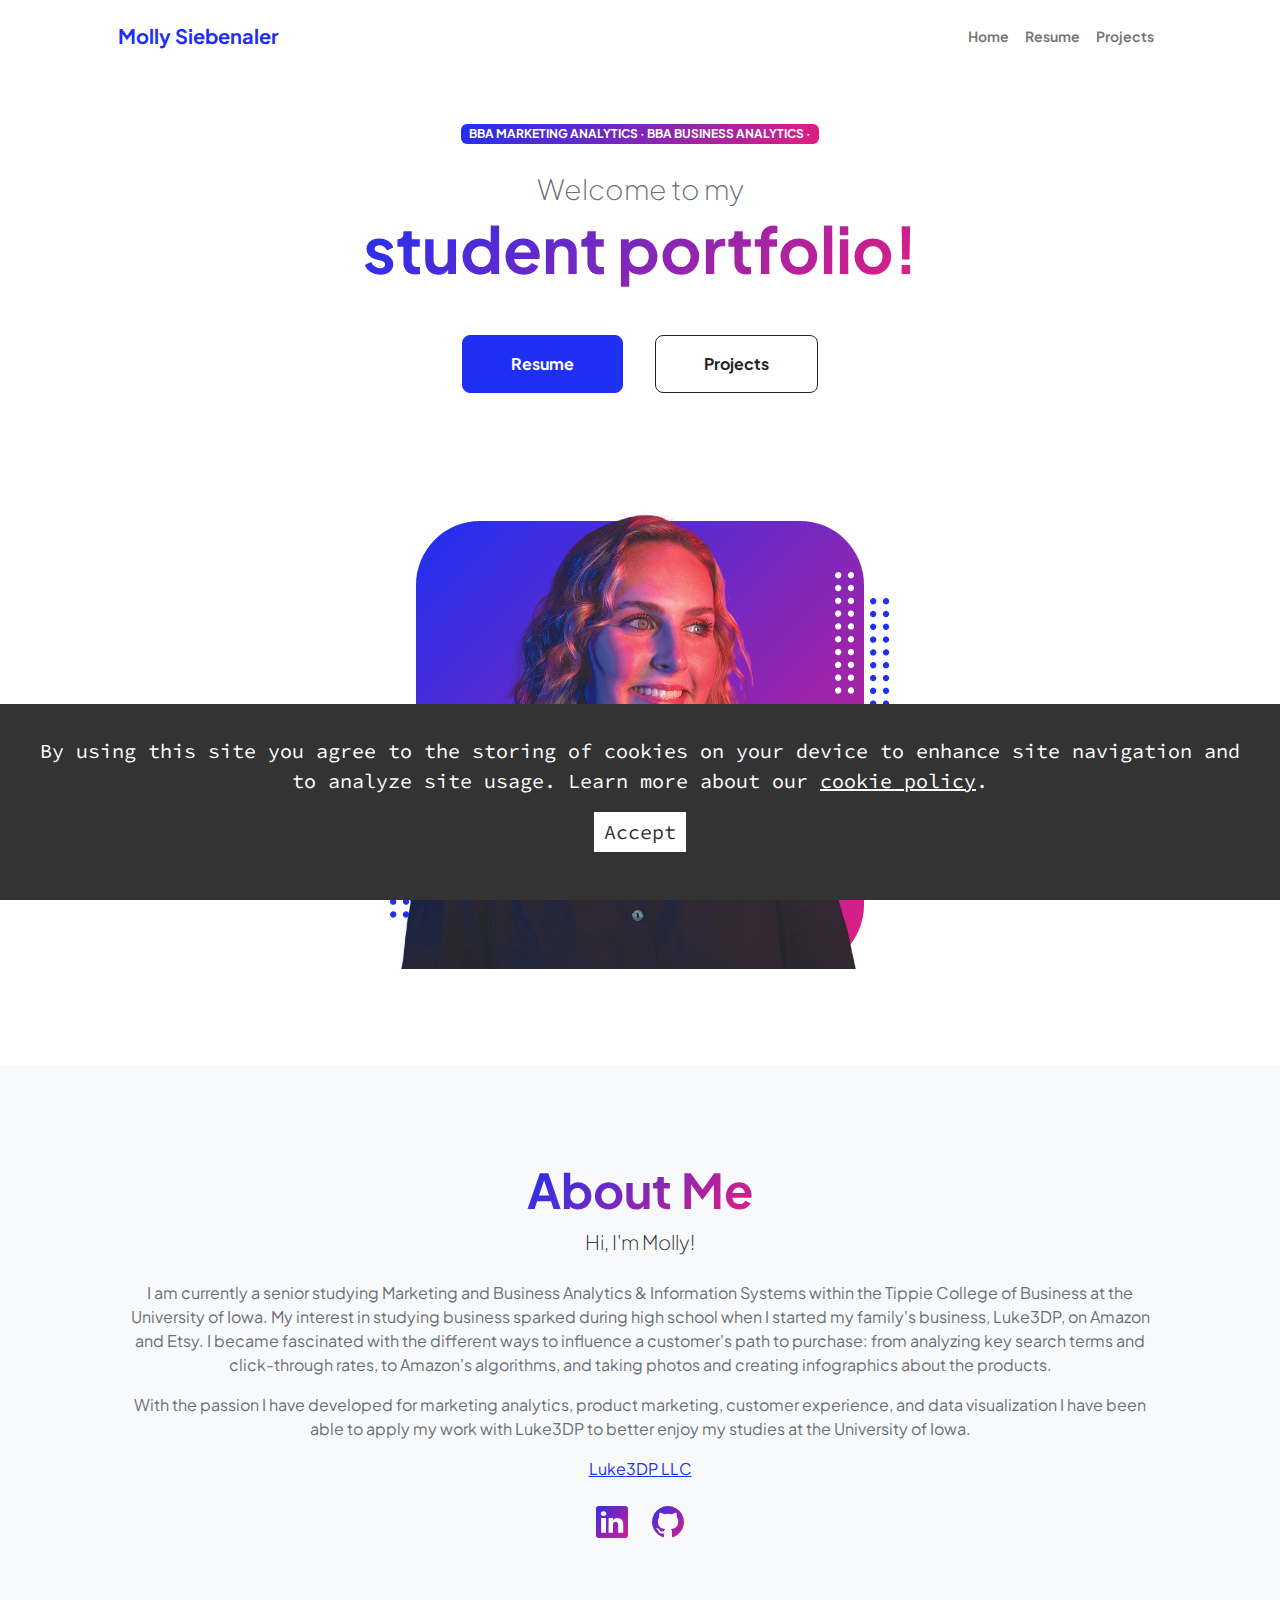
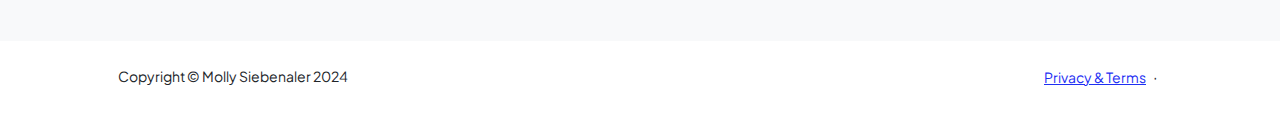
<file: index.html>
<!DOCTYPE html>
<html lang="en">
    <head>
        <meta charset="utf-8" />
        <meta name="viewport" content="width=device-width, initial-scale=1, shrink-to-fit=no" />
        <meta name="description" content="Molly Siebenaler's personal portfolio" />
        <meta name="author" content="Moly Siebenaler"/>
        <meta property="og:image" content="images/pinned.jpeg">
        <meta property="og:url" content="https://www.mollysiebenaler.me">
        <title>Molly Siebenaler's Student Portfolio</title>
        <!-- Favicon-->
        <link rel="apple-touch-icon" sizes="180x180" href="assets/apple-touch-icon.png">
        <link rel="icon" type="image/png" sizes="32x32" href="assets/favicon-32x32.png">
        <link rel="icon" type="image/png" sizes="16x16" href="assets/favicon-16x16.png">
        <link rel="manifest" href="assets/site.webmanifest">
        <!-- Custom Google font-->
        <link rel="preconnect" href="https://fonts.googleapis.com" />
        <link rel="preconnect" href="https://fonts.gstatic.com" crossorigin />
        <link href="https://fonts.googleapis.com/css2?family=Plus+Jakarta+Sans:wght@100;200;300;400;500;600;700;800;900&amp;display=swap" rel="stylesheet" />
        <!-- Bootstrap icons-->
        <link href="https://cdn.jsdelivr.net/npm/bootstrap-icons@1.8.1/font/bootstrap-icons.css" rel="stylesheet" />
        <!-- Core theme CSS (includes Bootstrap)-->
        <link href="css/styles.css" rel="stylesheet" />
        <link href="css/cookie-popup.css" rel="stylesheet" />


        <meta name="viewport" content="width=device-width, initial-scale=1.0">


        <!-- Google tag (gtag.js) -->
        <script async src="https://www.googletagmanager.com/gtag/js?id=G-D2QFM6MLJE"></script>
        <script>
        window.dataLayer = window.dataLayer || [];
        function gtag(){dataLayer.push(arguments);}
        gtag('js', new Date());

        gtag('config', 'G-D2QFM6MLJE');


    </head>

    <!-- Google tag (gtag.js) -->
    <script async src="https://www.googletagmanager.com/gtag/js?id=G-D2QFM6MLJE"></script><script>
        window.dataLayer = window.dataLayer || [];
        function gtag(){dataLayer.push(arguments);}
        gtag('js', new Date());

        gtag('config', 'G-D2QFM6MLJE');
    </script>

    <body class="d-flex flex-column h-100">
        <main class="flex-shrink-0">
            <!-- Navigation-->
            <nav class="navbar navbar-expand-lg navbar-light bg-white py-3">
                <div class="container px-5">
                    <a class="navbar-brand" href="index.html"><span class="fw-bolder text-primary">Molly Siebenaler</span></a>
                    <button class="navbar-toggler" type="button" data-bs-toggle="collapse" data-bs-target="#navbarSupportedContent" aria-controls="navbarSupportedContent" aria-expanded="false" aria-label="Toggle navigation"><span class="navbar-toggler-icon"></span></button>
                    <div class="collapse navbar-collapse" id="navbarSupportedContent">
                        <ul class="navbar-nav ms-auto mb-2 mb-lg-0 small fw-bolder">
                            <li class="nav-item"><a class="nav-link" href="index.html">Home</a></li>
                            <li class="nav-item"><a class="nav-link" href="resume.html">Resume</a></li>
                            <li class="nav-item"><a class="nav-link" href="projects.html">Projects</a></li>
                        </ul>
                    </div>
                </div>
            </nav>
            <!-- Header-->
            <header class="py-5">
                <div class="container px-5 pb-5">
                    <div class="row gx-5 align-items-center">
                        <div class="col-xxl-5">
                            <!-- Header text content-->
                            <div class="text-center text-xxl-start">
                                <div class="badge bg-gradient-primary-to-secondary text-white mb-4"><div class="text-uppercase">BBA Marketing Analytics &middot; BBA Business Analytics &middot; </div></div>
                                <div class="fs-3 fw-light text-muted">Welcome to my </div>
                                <h1 class="display-3 fw-bolder mb-5"><span class="text-gradient d-inline">student portfolio!</span></h1>
                                <div class="d-grid gap-3 d-sm-flex justify-content-sm-center justify-content-xxl-start mb-3">
                                    <a class="btn btn-primary btn-lg px-5 py-3 me-sm-3 fs-6 fw-bolder" href="resume.html">Resume</a>
                                    <a class="btn btn-outline-dark btn-lg px-5 py-3 fs-6 fw-bolder" href="projects.html">Projects</a>
                                </div>
                            </div>
                        </div>
                        <div class="col-xxl-7">
                            <!-- Header profile picture-->
                            <div class="d-flex justify-content-center mt-5 mt-xxl-0">
                                <div class="profile bg-gradient-primary-to-secondary">
                                    <!-- TIP: For best results, use a photo with a transparent background like the demo example below-->
                                    <!-- Watch a tutorial on how to do this on YouTube (link)-->
                                    <img class="profile-img" src="images/headshot.png" alt="..." />
                                    <div class="dots-1">
                                        <!-- SVG Dots-->
                                        <svg version="1.1" xmlns="http://www.w3.org/2000/svg" xmlns:xlink="http://www.w3.org/1999/xlink" x="0px" y="0px" viewBox="0 0 191.6 1215.4" style="enable-background: new 0 0 191.6 1215.4" xml:space="preserve">
                                            <g transform="translate(0.000000,1280.000000) scale(0.100000,-0.100000)">
                                                <path d="M227.7,12788.6c-105-35-200-141-222-248c-43-206,163-412,369-369c155,32,275,190,260,339c-11,105-90,213-190,262        C383.7,12801.6,289.7,12808.6,227.7,12788.6z"></path>
                                                <path d="M1507.7,12788.6c-151-50-253-216-222-362c25-119,136-230,254-255c194-41,395,142,375,339c-11,105-90,213-190,262        C1663.7,12801.6,1569.7,12808.6,1507.7,12788.6z"></path>
                                                <path d="M227.7,11508.6c-105-35-200-141-222-248c-43-206,163-412,369-369c155,32,275,190,260,339c-11,105-90,213-190,262        C383.7,11521.6,289.7,11528.6,227.7,11508.6z"></path>
                                                <path d="M1507.7,11508.6c-151-50-253-216-222-362c25-119,136-230,254-255c194-41,395,142,375,339c-11,105-90,213-190,262        C1663.7,11521.6,1569.7,11528.6,1507.7,11508.6z"></path>
                                                <path d="M227.7,10228.6c-105-35-200-141-222-248c-43-206,163-412,369-369c155,32,275,190,260,339c-11,105-90,213-190,262        C383.7,10241.6,289.7,10248.6,227.7,10228.6z"></path>
                                                <path d="M1507.7,10228.6c-105-35-200-141-222-248c-43-206,163-412,369-369c155,32,275,190,260,339c-11,105-90,213-190,262        C1663.7,10241.6,1569.7,10248.6,1507.7,10228.6z"></path>
                                                <path d="M227.7,8948.6c-105-35-200-141-222-248c-43-206,163-412,369-369c155,32,275,190,260,339c-11,105-90,213-190,262        C383.7,8961.6,289.7,8968.6,227.7,8948.6z"></path>
                                                <path d="M1507.7,8948.6c-105-35-200-141-222-248c-43-206,163-412,369-369c155,32,275,190,260,339c-11,105-90,213-190,262        C1663.7,8961.6,1569.7,8968.6,1507.7,8948.6z"></path>
                                                <path d="M227.7,7668.6c-105-35-200-141-222-248c-43-206,163-412,369-369c155,32,275,190,260,339c-11,105-90,213-190,262        C383.7,7681.6,289.7,7688.6,227.7,7668.6z"></path>
                                                <path d="M1507.7,7668.6c-105-35-200-141-222-248c-43-206,163-412,369-369c155,32,275,190,260,339c-11,105-90,213-190,262        C1663.7,7681.6,1569.7,7688.6,1507.7,7668.6z"></path>
                                                <path d="M227.7,6388.6c-105-35-200-141-222-248c-43-206,163-412,369-369c155,32,275,190,260,339c-11,105-90,213-190,262        C383.7,6401.6,289.7,6408.6,227.7,6388.6z"></path>
                                                <path d="M1507.7,6388.6c-105-35-200-141-222-248c-43-206,163-412,369-369c155,32,275,190,260,339c-11,105-90,213-190,262        C1663.7,6401.6,1569.7,6408.6,1507.7,6388.6z"></path>
                                                <path d="M227.7,5108.6c-105-35-200-141-222-248c-43-206,163-412,369-369c155,32,275,190,260,339c-11,105-90,213-190,262        C383.7,5121.6,289.7,5128.6,227.7,5108.6z"></path>
                                                <path d="M1507.7,5108.6c-105-35-200-141-222-248c-43-206,163-412,369-369c155,32,275,190,260,339c-11,105-90,213-190,262        C1663.7,5121.6,1569.7,5128.6,1507.7,5108.6z"></path>
                                                <path d="M227.7,3828.6c-105-35-200-141-222-248c-43-206,163-412,369-369c155,32,275,190,260,339c-11,105-90,213-190,262        C383.7,3841.6,289.7,3848.6,227.7,3828.6z"></path>
                                                <path d="M1507.7,3828.6c-105-35-200-141-222-248c-43-206,163-412,369-369c155,32,275,190,260,339c-11,105-90,213-190,262        C1663.7,3841.6,1569.7,3848.6,1507.7,3828.6z"></path>
                                                <path d="M227.7,2548.6c-105-35-200-141-222-248c-43-206,163-412,369-369c155,32,275,190,260,339c-11,105-90,213-190,262        C383.7,2561.6,289.7,2568.6,227.7,2548.6z"></path>
                                                <path d="M1507.7,2548.6c-105-35-200-141-222-248c-43-206,163-412,369-369c155,32,275,190,260,339c-11,105-90,213-190,262        C1663.7,2561.6,1569.7,2568.6,1507.7,2548.6z"></path>
                                                <path d="M227.7,1268.6c-105-35-200-141-222-248c-43-206,163-412,369-369c155,32,275,190,260,339c-11,105-90,213-190,262        C383.7,1281.6,289.7,1288.6,227.7,1268.6z"></path>
                                                <path d="M1507.7,1268.6c-105-35-200-141-222-248c-43-206,163-412,369-369c155,32,275,190,260,339c-11,105-90,213-190,262        C1663.7,1281.6,1569.7,1288.6,1507.7,1268.6z"></path>
                                            </g>
                                        </svg>
                                        <!-- END of SVG dots-->
                                    </div>
                                    <div class="dots-2">
                                        <!-- SVG Dots-->
                                        <svg version="1.1" xmlns="http://www.w3.org/2000/svg" xmlns:xlink="http://www.w3.org/1999/xlink" x="0px" y="0px" viewBox="0 0 191.6 1215.4" style="enable-background: new 0 0 191.6 1215.4" xml:space="preserve">
                                            <g transform="translate(0.000000,1280.000000) scale(0.100000,-0.100000)">
                                                <path d="M227.7,12788.6c-105-35-200-141-222-248c-43-206,163-412,369-369c155,32,275,190,260,339c-11,105-90,213-190,262        C383.7,12801.6,289.7,12808.6,227.7,12788.6z"></path>
                                                <path d="M1507.7,12788.6c-151-50-253-216-222-362c25-119,136-230,254-255c194-41,395,142,375,339c-11,105-90,213-190,262        C1663.7,12801.6,1569.7,12808.6,1507.7,12788.6z"></path>
                                                <path d="M227.7,11508.6c-105-35-200-141-222-248c-43-206,163-412,369-369c155,32,275,190,260,339c-11,105-90,213-190,262        C383.7,11521.6,289.7,11528.6,227.7,11508.6z"></path>
                                                <path d="M1507.7,11508.6c-151-50-253-216-222-362c25-119,136-230,254-255c194-41,395,142,375,339c-11,105-90,213-190,262        C1663.7,11521.6,1569.7,11528.6,1507.7,11508.6z"></path>
                                                <path d="M227.7,10228.6c-105-35-200-141-222-248c-43-206,163-412,369-369c155,32,275,190,260,339c-11,105-90,213-190,262        C383.7,10241.6,289.7,10248.6,227.7,10228.6z"></path>
                                                <path d="M1507.7,10228.6c-105-35-200-141-222-248c-43-206,163-412,369-369c155,32,275,190,260,339c-11,105-90,213-190,262        C1663.7,10241.6,1569.7,10248.6,1507.7,10228.6z"></path>
                                                <path d="M227.7,8948.6c-105-35-200-141-222-248c-43-206,163-412,369-369c155,32,275,190,260,339c-11,105-90,213-190,262        C383.7,8961.6,289.7,8968.6,227.7,8948.6z"></path>
                                                <path d="M1507.7,8948.6c-105-35-200-141-222-248c-43-206,163-412,369-369c155,32,275,190,260,339c-11,105-90,213-190,262        C1663.7,8961.6,1569.7,8968.6,1507.7,8948.6z"></path>
                                                <path d="M227.7,7668.6c-105-35-200-141-222-248c-43-206,163-412,369-369c155,32,275,190,260,339c-11,105-90,213-190,262        C383.7,7681.6,289.7,7688.6,227.7,7668.6z"></path>
                                                <path d="M1507.7,7668.6c-105-35-200-141-222-248c-43-206,163-412,369-369c155,32,275,190,260,339c-11,105-90,213-190,262        C1663.7,7681.6,1569.7,7688.6,1507.7,7668.6z"></path>
                                                <path d="M227.7,6388.6c-105-35-200-141-222-248c-43-206,163-412,369-369c155,32,275,190,260,339c-11,105-90,213-190,262        C383.7,6401.6,289.7,6408.6,227.7,6388.6z"></path>
                                                <path d="M1507.7,6388.6c-105-35-200-141-222-248c-43-206,163-412,369-369c155,32,275,190,260,339c-11,105-90,213-190,262        C1663.7,6401.6,1569.7,6408.6,1507.7,6388.6z"></path>
                                                <path d="M227.7,5108.6c-105-35-200-141-222-248c-43-206,163-412,369-369c155,32,275,190,260,339c-11,105-90,213-190,262        C383.7,5121.6,289.7,5128.6,227.7,5108.6z"></path>
                                                <path d="M1507.7,5108.6c-105-35-200-141-222-248c-43-206,163-412,369-369c155,32,275,190,260,339c-11,105-90,213-190,262        C1663.7,5121.6,1569.7,5128.6,1507.7,5108.6z"></path>
                                                <path d="M227.7,3828.6c-105-35-200-141-222-248c-43-206,163-412,369-369c155,32,275,190,260,339c-11,105-90,213-190,262        C383.7,3841.6,289.7,3848.6,227.7,3828.6z"></path>
                                                <path d="M1507.7,3828.6c-105-35-200-141-222-248c-43-206,163-412,369-369c155,32,275,190,260,339c-11,105-90,213-190,262        C1663.7,3841.6,1569.7,3848.6,1507.7,3828.6z"></path>
                                                <path d="M227.7,2548.6c-105-35-200-141-222-248c-43-206,163-412,369-369c155,32,275,190,260,339c-11,105-90,213-190,262        C383.7,2561.6,289.7,2568.6,227.7,2548.6z"></path>
                                                <path d="M1507.7,2548.6c-105-35-200-141-222-248c-43-206,163-412,369-369c155,32,275,190,260,339c-11,105-90,213-190,262        C1663.7,2561.6,1569.7,2568.6,1507.7,2548.6z"></path>
                                                <path d="M227.7,1268.6c-105-35-200-141-222-248c-43-206,163-412,369-369c155,32,275,190,260,339c-11,105-90,213-190,262        C383.7,1281.6,289.7,1288.6,227.7,1268.6z"></path>
                                                <path d="M1507.7,1268.6c-105-35-200-141-222-248c-43-206,163-412,369-369c155,32,275,190,260,339c-11,105-90,213-190,262        C1663.7,1281.6,1569.7,1288.6,1507.7,1268.6z"></path>
                                            </g>
                                        </svg>
                                        <!-- END of SVG dots-->
                                    </div>
                                    <div class="dots-3">
                                        <!-- SVG Dots-->
                                        <svg version="1.1" xmlns="http://www.w3.org/2000/svg" xmlns:xlink="http://www.w3.org/1999/xlink" x="0px" y="0px" viewBox="0 0 191.6 1215.4" style="enable-background: new 0 0 191.6 1215.4" xml:space="preserve">
                                            <g transform="translate(0.000000,1280.000000) scale(0.100000,-0.100000)">
                                                <path d="M227.7,12788.6c-105-35-200-141-222-248c-43-206,163-412,369-369c155,32,275,190,260,339c-11,105-90,213-190,262        C383.7,12801.6,289.7,12808.6,227.7,12788.6z"></path>
                                                <path d="M1507.7,12788.6c-151-50-253-216-222-362c25-119,136-230,254-255c194-41,395,142,375,339c-11,105-90,213-190,262        C1663.7,12801.6,1569.7,12808.6,1507.7,12788.6z"></path>
                                                <path d="M227.7,11508.6c-105-35-200-141-222-248c-43-206,163-412,369-369c155,32,275,190,260,339c-11,105-90,213-190,262        C383.7,11521.6,289.7,11528.6,227.7,11508.6z"></path>
                                                <path d="M1507.7,11508.6c-151-50-253-216-222-362c25-119,136-230,254-255c194-41,395,142,375,339c-11,105-90,213-190,262        C1663.7,11521.6,1569.7,11528.6,1507.7,11508.6z"></path>
                                                <path d="M227.7,10228.6c-105-35-200-141-222-248c-43-206,163-412,369-369c155,32,275,190,260,339c-11,105-90,213-190,262        C383.7,10241.6,289.7,10248.6,227.7,10228.6z"></path>
                                                <path d="M1507.7,10228.6c-105-35-200-141-222-248c-43-206,163-412,369-369c155,32,275,190,260,339c-11,105-90,213-190,262        C1663.7,10241.6,1569.7,10248.6,1507.7,10228.6z"></path>
                                                <path d="M227.7,8948.6c-105-35-200-141-222-248c-43-206,163-412,369-369c155,32,275,190,260,339c-11,105-90,213-190,262        C383.7,8961.6,289.7,8968.6,227.7,8948.6z"></path>
                                                <path d="M1507.7,8948.6c-105-35-200-141-222-248c-43-206,163-412,369-369c155,32,275,190,260,339c-11,105-90,213-190,262        C1663.7,8961.6,1569.7,8968.6,1507.7,8948.6z"></path>
                                                <path d="M227.7,7668.6c-105-35-200-141-222-248c-43-206,163-412,369-369c155,32,275,190,260,339c-11,105-90,213-190,262        C383.7,7681.6,289.7,7688.6,227.7,7668.6z"></path>
                                                <path d="M1507.7,7668.6c-105-35-200-141-222-248c-43-206,163-412,369-369c155,32,275,190,260,339c-11,105-90,213-190,262        C1663.7,7681.6,1569.7,7688.6,1507.7,7668.6z"></path>
                                                <path d="M227.7,6388.6c-105-35-200-141-222-248c-43-206,163-412,369-369c155,32,275,190,260,339c-11,105-90,213-190,262        C383.7,6401.6,289.7,6408.6,227.7,6388.6z"></path>
                                                <path d="M1507.7,6388.6c-105-35-200-141-222-248c-43-206,163-412,369-369c155,32,275,190,260,339c-11,105-90,213-190,262        C1663.7,6401.6,1569.7,6408.6,1507.7,6388.6z"></path>
                                                <path d="M227.7,5108.6c-105-35-200-141-222-248c-43-206,163-412,369-369c155,32,275,190,260,339c-11,105-90,213-190,262        C383.7,5121.6,289.7,5128.6,227.7,5108.6z"></path>
                                                <path d="M1507.7,5108.6c-105-35-200-141-222-248c-43-206,163-412,369-369c155,32,275,190,260,339c-11,105-90,213-190,262        C1663.7,5121.6,1569.7,5128.6,1507.7,5108.6z"></path>
                                                <path d="M227.7,3828.6c-105-35-200-141-222-248c-43-206,163-412,369-369c155,32,275,190,260,339c-11,105-90,213-190,262        C383.7,3841.6,289.7,3848.6,227.7,3828.6z"></path>
                                                <path d="M1507.7,3828.6c-105-35-200-141-222-248c-43-206,163-412,369-369c155,32,275,190,260,339c-11,105-90,213-190,262        C1663.7,3841.6,1569.7,3848.6,1507.7,3828.6z"></path>
                                                <path d="M227.7,2548.6c-105-35-200-141-222-248c-43-206,163-412,369-369c155,32,275,190,260,339c-11,105-90,213-190,262        C383.7,2561.6,289.7,2568.6,227.7,2548.6z"></path>
                                                <path d="M1507.7,2548.6c-105-35-200-141-222-248c-43-206,163-412,369-369c155,32,275,190,260,339c-11,105-90,213-190,262        C1663.7,2561.6,1569.7,2568.6,1507.7,2548.6z"></path>
                                                <path d="M227.7,1268.6c-105-35-200-141-222-248c-43-206,163-412,369-369c155,32,275,190,260,339c-11,105-90,213-190,262        C383.7,1281.6,289.7,1288.6,227.7,1268.6z"></path>
                                                <path d="M1507.7,1268.6c-105-35-200-141-222-248c-43-206,163-412,369-369c155,32,275,190,260,339c-11,105-90,213-190,262        C1663.7,1281.6,1569.7,1288.6,1507.7,1268.6z"></path>
                                            </g>
                                        </svg>
                                        <!-- END of SVG dots-->
                                    </div>
                                    <div class="dots-4">
                                        <!-- SVG Dots-->
                                        <svg version="1.1" xmlns="http://www.w3.org/2000/svg" xmlns:xlink="http://www.w3.org/1999/xlink" x="0px" y="0px" viewBox="0 0 191.6 1215.4" style="enable-background: new 0 0 191.6 1215.4" xml:space="preserve">
                                            <g transform="translate(0.000000,1280.000000) scale(0.100000,-0.100000)">
                                                <path d="M227.7,12788.6c-105-35-200-141-222-248c-43-206,163-412,369-369c155,32,275,190,260,339c-11,105-90,213-190,262        C383.7,12801.6,289.7,12808.6,227.7,12788.6z"></path>
                                                <path d="M1507.7,12788.6c-151-50-253-216-222-362c25-119,136-230,254-255c194-41,395,142,375,339c-11,105-90,213-190,262        C1663.7,12801.6,1569.7,12808.6,1507.7,12788.6z"></path>
                                                <path d="M227.7,11508.6c-105-35-200-141-222-248c-43-206,163-412,369-369c155,32,275,190,260,339c-11,105-90,213-190,262        C383.7,11521.6,289.7,11528.6,227.7,11508.6z"></path>
                                                <path d="M1507.7,11508.6c-151-50-253-216-222-362c25-119,136-230,254-255c194-41,395,142,375,339c-11,105-90,213-190,262        C1663.7,11521.6,1569.7,11528.6,1507.7,11508.6z"></path>
                                                <path d="M227.7,10228.6c-105-35-200-141-222-248c-43-206,163-412,369-369c155,32,275,190,260,339c-11,105-90,213-190,262        C383.7,10241.6,289.7,10248.6,227.7,10228.6z"></path>
                                                <path d="M1507.7,10228.6c-105-35-200-141-222-248c-43-206,163-412,369-369c155,32,275,190,260,339c-11,105-90,213-190,262        C1663.7,10241.6,1569.7,10248.6,1507.7,10228.6z"></path>
                                                <path d="M227.7,8948.6c-105-35-200-141-222-248c-43-206,163-412,369-369c155,32,275,190,260,339c-11,105-90,213-190,262        C383.7,8961.6,289.7,8968.6,227.7,8948.6z"></path>
                                                <path d="M1507.7,8948.6c-105-35-200-141-222-248c-43-206,163-412,369-369c155,32,275,190,260,339c-11,105-90,213-190,262        C1663.7,8961.6,1569.7,8968.6,1507.7,8948.6z"></path>
                                                <path d="M227.7,7668.6c-105-35-200-141-222-248c-43-206,163-412,369-369c155,32,275,190,260,339c-11,105-90,213-190,262        C383.7,7681.6,289.7,7688.6,227.7,7668.6z"></path>
                                                <path d="M1507.7,7668.6c-105-35-200-141-222-248c-43-206,163-412,369-369c155,32,275,190,260,339c-11,105-90,213-190,262        C1663.7,7681.6,1569.7,7688.6,1507.7,7668.6z"></path>
                                                <path d="M227.7,6388.6c-105-35-200-141-222-248c-43-206,163-412,369-369c155,32,275,190,260,339c-11,105-90,213-190,262        C383.7,6401.6,289.7,6408.6,227.7,6388.6z"></path>
                                                <path d="M1507.7,6388.6c-105-35-200-141-222-248c-43-206,163-412,369-369c155,32,275,190,260,339c-11,105-90,213-190,262        C1663.7,6401.6,1569.7,6408.6,1507.7,6388.6z"></path>
                                                <path d="M227.7,5108.6c-105-35-200-141-222-248c-43-206,163-412,369-369c155,32,275,190,260,339c-11,105-90,213-190,262        C383.7,5121.6,289.7,5128.6,227.7,5108.6z"></path>
                                                <path d="M1507.7,5108.6c-105-35-200-141-222-248c-43-206,163-412,369-369c155,32,275,190,260,339c-11,105-90,213-190,262        C1663.7,5121.6,1569.7,5128.6,1507.7,5108.6z"></path>
                                                <path d="M227.7,3828.6c-105-35-200-141-222-248c-43-206,163-412,369-369c155,32,275,190,260,339c-11,105-90,213-190,262        C383.7,3841.6,289.7,3848.6,227.7,3828.6z"></path>
                                                <path d="M1507.7,3828.6c-105-35-200-141-222-248c-43-206,163-412,369-369c155,32,275,190,260,339c-11,105-90,213-190,262        C1663.7,3841.6,1569.7,3848.6,1507.7,3828.6z"></path>
                                                <path d="M227.7,2548.6c-105-35-200-141-222-248c-43-206,163-412,369-369c155,32,275,190,260,339c-11,105-90,213-190,262        C383.7,2561.6,289.7,2568.6,227.7,2548.6z"></path>
                                                <path d="M1507.7,2548.6c-105-35-200-141-222-248c-43-206,163-412,369-369c155,32,275,190,260,339c-11,105-90,213-190,262        C1663.7,2561.6,1569.7,2568.6,1507.7,2548.6z"></path>
                                                <path d="M227.7,1268.6c-105-35-200-141-222-248c-43-206,163-412,369-369c155,32,275,190,260,339c-11,105-90,213-190,262        C383.7,1281.6,289.7,1288.6,227.7,1268.6z"></path>
                                                <path d="M1507.7,1268.6c-105-35-200-141-222-248c-43-206,163-412,369-369c155,32,275,190,260,339c-11,105-90,213-190,262        C1663.7,1281.6,1569.7,1288.6,1507.7,1268.6z"></path>
                                            </g>
                                        </svg>
                                        <!-- END of SVG dots-->
                                    </div>
                                </div>
                            </div>
                        </div>
                    </div>
                </div>
            </header>
            <!-- About Section-->
            <section class="bg-light py-5">
                <div class="container px-5">
                    <div class="row gx-5 justify-content-center">
                        <div class="col-xxl-8">
                            <div class="text-center my-5">
                                <h2 class="display-5 fw-bolder"><span class="text-gradient d-inline">About Me</span></h2>
                                <p class="lead fw-light mb-4">Hi, I'm Molly!</p>
                                <p class="text-muted">I am currently a senior studying Marketing and Business Analytics & Information Systems within the Tippie College of Business at the University of Iowa. My interest in studying business sparked during high school when I started my family's business, Luke3DP, on Amazon and Etsy. I became fascinated with the different ways to influence a customer's path to purchase: from analyzing key search terms and click-through rates, to Amazon's algorithms, and taking photos and creating infographics about the products.</p>
                                <p class="text-muted">With the passion I have developed for marketing analytics, product marketing, customer experience, and data visualization I have been able to apply my work with Luke3DP to better enjoy my studies at the University of Iowa.</p>
                                <p><a href="https://www.amazon.com/stores/LUKE3DP/LUKE3DP/page/3D50A602-F415-486C-A840-DA1B54C581EE">Luke3DP LLC</a></p>
                                <div class="d-flex justify-content-center fs-2 gap-4">
                                    <a class="text-gradient" href="https://www.linkedin.com/in/mollysiebenaler"><i class="bi bi-linkedin"></i></a>
                                    <a class="text-gradient" href="https://github.com/mollysiebenaler"><i class="bi bi-github"></i></a>
                                </div>
                            </div>
                        </div>
                    </div>
                </div>
            </section>
        </main>
        <div id="cookie-popup">
      <p>
        By using this site you agree to the storing of cookies on your device to
        enhance site navigation and to analyze site usage. Learn more about our
        <a href="privacyandterms.html">cookie policy</a>.
      </p>
      <p>
        <button id="accept-cookies">Accept</button>
      </p>
    </div>

    <footer class="bg-white py-4 mt-auto">
        <div class="container px-5">
            <div class="row align-items-center justify-content-between flex-column flex-sm-row">
                <div class="col-auto"><div class="small m-0">Copyright &copy; Molly Siebenaler 2024</div></div>
                <div class="col-auto">
                    <a class="small" href="privacyandterms.html">Privacy & Terms</a>
                    <span class="mx-1">&middot;</span>
                    <!-- Add more links if needed -->
                </div>
            </div>
        </div>
    </footer>
    <!-- Bootstrap core JS-->
    <script src="https://cdn.jsdelivr.net/npm/bootstrap@5.2.3/dist/js/bootstrap.bundle.min.js"></script>
    <!-- Core theme JS-->
    <script src="js/scripts.js"></script>
    <!--Cookie JS-->
    <script src="js/cookie-popup.js"></script>
</body>
</html>
</file>
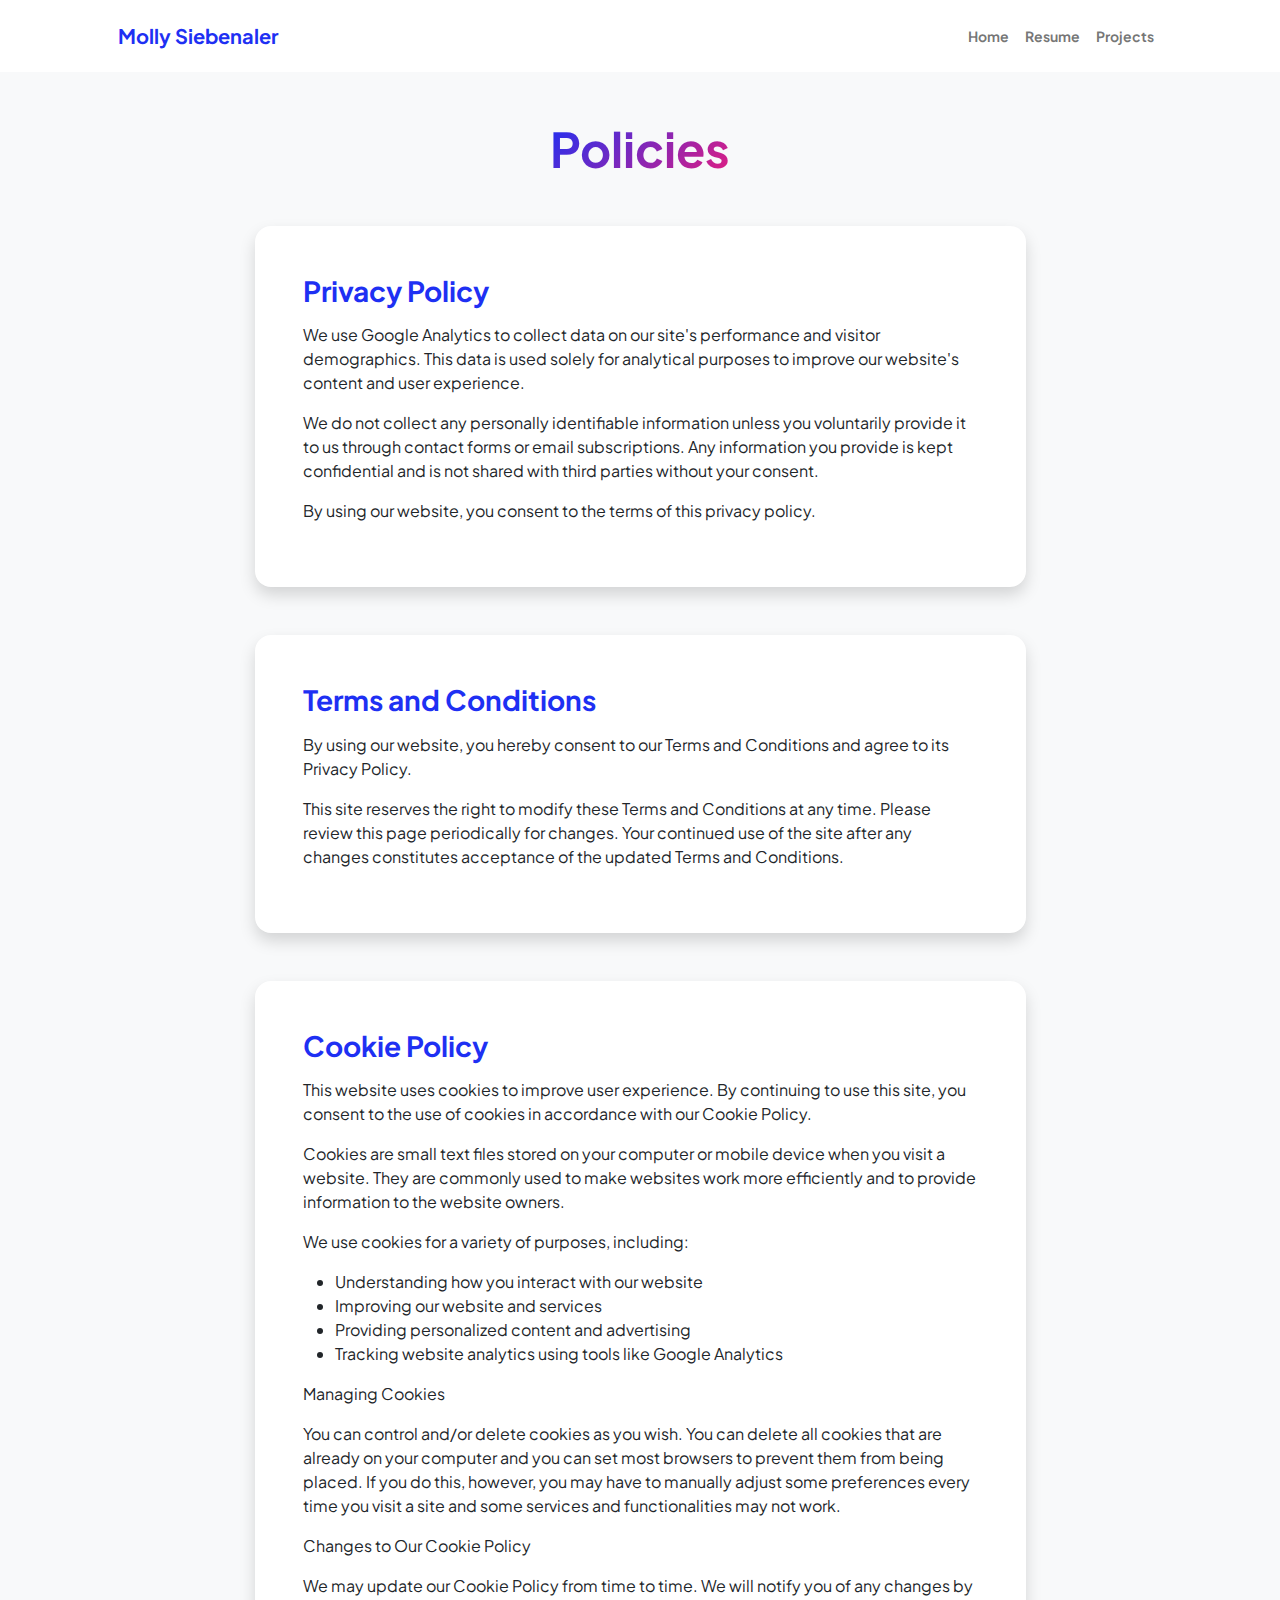
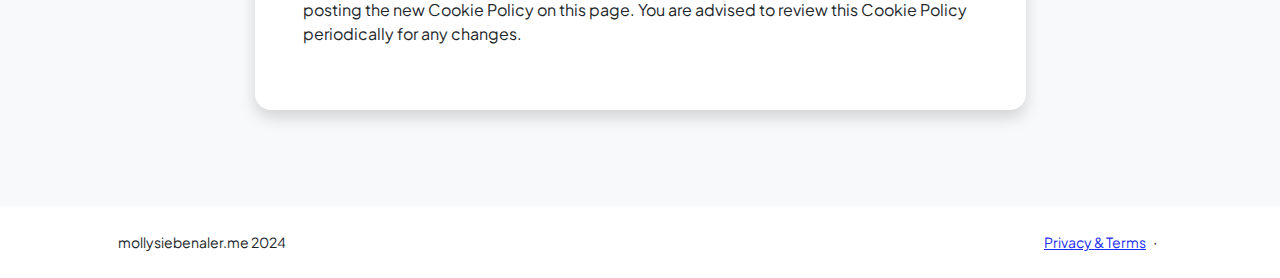
<file: privacyandterms.html>
<!DOCTYPE html>
<html lang="en">

<head>
    <meta charset="utf-8" />
    <meta name="viewport" content="width=device-width, initial-scale=1, shrink-to-fit=no" />
    <meta name="description" content="Molly Siebenaler's personal portfolio" />
    <meta name="author" content="Moly Siebenaler"/>
    <meta property="og:image" content="images/pinned.jpeg">
    <meta property="og:url" content="https://mollysiebenaler.me">
    <title>Privacy and Terms</title>
    <!-- Favicon-->
    <link rel="apple-touch-icon" sizes="180x180" href="assets/apple-touch-icon.png">
    <link rel="icon" type="image/png" sizes="32x32" href="assets/favicon-32x32.png">
    <link rel="icon" type="image/png" sizes="16x16" href="assets/favicon-16x16.png">
    <link rel="manifest" href="assets/site.webmanifest">
    <!-- Custom Google font-->
    <link rel="preconnect" href="https://fonts.googleapis.com" />
    <link rel="preconnect" href="https://fonts.gstatic.com" crossorigin />
    <link href="https://fonts.googleapis.com/css2?family=Plus+Jakarta+Sans:wght@100;200;300;400;500;600;700;800;900&amp;display=swap" rel="stylesheet" />
    <!-- Bootstrap icons-->
    <link href="https://cdn.jsdelivr.net/npm/bootstrap-icons@1.8.1/font/bootstrap-icons.css" rel="stylesheet" />
    <!-- Core theme CSS (includes Bootstrap)-->
    <link href="css/styles.css" rel="stylesheet" />
    <link href="css/cookie-popup.css" rel="stylesheet" />


    <meta name="viewport" content="width=device-width, initial-scale=1.0">


    <!-- Google tag (gtag.js) -->
    <script async src="https://www.googletagmanager.com/gtag/js?id=G-D2QFM6MLJE"></script>
    <script>
    window.dataLayer = window.dataLayer || [];
    function gtag(){dataLayer.push(arguments);}
    gtag('js', new Date());

    gtag('config', 'G-D2QFM6MLJE');

</head>

<!-- Google tag (gtag.js) -->
<script async src="https://www.googletagmanager.com/gtag/js?id=G-D2QFM6MLJE"></script><script>
    window.dataLayer = window.dataLayer || [];
    function gtag(){dataLayer.push(arguments);}
    gtag('js', new Date());

    gtag('config', 'G-D2QFM6MLJE');
</script>

    <!-- Google tag (gtag.js) -->
    <script async src="https://www.googletagmanager.com/gtag/js?id=G-D2QFM6MLJE"></script><script>
        window.dataLayer = window.dataLayer || [];
        function gtag(){dataLayer.push(arguments);}
        gtag('js', new Date());

        gtag('config', 'G-D2QFM6MLJE');
    </script>

<body class="d-flex flex-column h-100 bg-light">
    <main class="flex-shrink-0">
        <!-- Navigation-->
        <nav class="navbar navbar-expand-lg navbar-light bg-white py-3">
            <div class="container px-5">
                <a class="navbar-brand" href="index.html"><span class="fw-bolder text-primary">Molly Siebenaler</span></a>
                <button class="navbar-toggler" type="button" data-bs-toggle="collapse" data-bs-target="#navbarSupportedContent" aria-controls="navbarSupportedContent" aria-expanded="false" aria-label="Toggle navigation"><span class="navbar-toggler-icon"></span></button>
                <div class="collapse navbar-collapse" id="navbarSupportedContent">
                    <ul class="navbar-nav ms-auto mb-2 mb-lg-0 small fw-bolder">
                        <li class="nav-item"><a class="nav-link" href="index.html">Home</a></li>
                        <li class="nav-item"><a class="nav-link" href="resume.html">Resume</a></li>
                        <li class="nav-item"><a class="nav-link" href="projects.html">Projects</a></li>
                    </ul>
                </div>
            </div>
        </nav>
        <!-- Page Content-->
        <div class="container px-5 my-5">
            <div class="text-center mb-5">
                <h1 class="display-5 fw-bolder mb-0"><span class="text-gradient d-inline">Policies</span></h1>
            </div>
            <div class="row gx-5 justify-content-center">
                <div class="col-lg-11 col-xl-9 col-xxl-8">
                    <!-- Policies Section -->
                    <section>
                        <!-- Privacy Policy -->
                        <div class="card shadow border-0 rounded-4 mb-5">
                            <div class="card-body p-5">
                                <h3 class="text-primary fw-bolder mb-3">Privacy Policy</h3>
                                <p>We use Google Analytics to collect data on our site's performance and visitor demographics. This data is used solely for analytical purposes to improve our website's content and user experience.</p>
                                <p>We do not collect any personally identifiable information unless you voluntarily provide it to us through contact forms or email subscriptions. Any information you provide is kept confidential and is not shared with third parties without your consent.</p>
                                <p>By using our website, you consent to the terms of this privacy policy.</p>
                            </div>
                        </div>
                        <!-- Terms and Conditions -->
                        <div class="card shadow border-0 rounded-4 mb-5">
                            <div class="card-body p-5">
                                <h3 class="text-primary fw-bolder mb-3">Terms and Conditions</h3>
                                <p>By using our website, you hereby consent to our Terms and Conditions and agree to its Privacy Policy.</p>
                                <p>This site reserves the right to modify these Terms and Conditions at any time. Please review this page periodically for changes. Your continued use of the site after any changes constitutes acceptance of the updated Terms and Conditions.</p>
                            </div>
                        </div>
                        <!-- Cookie Policy -->
                        <div class="card shadow border-0 rounded-4 mb-5">
                            <div class="card-body p-5">
                                <h3 class="text-primary fw-bolder mb-3">Cookie Policy</h3>
                                <p>This website uses cookies to improve user experience. By continuing to use this site, you consent to the use of cookies in accordance with our Cookie Policy.</p>
                                <p>Cookies are small text files stored on your computer or mobile device when you visit a website. They are commonly used to make websites work more efficiently and to provide information to the website owners.</p>
                                <p>We use cookies for a variety of purposes, including:</p>
                                <ul>
                                    <li>Understanding how you interact with our website</li>
                                    <li>Improving our website and services</li>
                                    <li>Providing personalized content and advertising</li>
                                    <li>Tracking website analytics using tools like Google Analytics</li>
                                </ul>
                                <p>Managing Cookies</p>
                                <p>You can control and/or delete cookies as you wish. You can delete all cookies that are already on your computer and you can set most browsers to prevent them from being placed. If you do this, however, you may have to manually adjust some preferences every time you visit a site and some services and functionalities may not work.</p>
                                
                                <p>Changes to Our Cookie Policy</p>
                                <p>We may update our Cookie Policy from time to time. We will notify you of any changes by posting the new Cookie Policy on this page. You are advised to review this Cookie Policy periodically for any changes.</p>
                                
                            </div>
                        </div>
                    </section>
                </div>
            </div>
        </div>
    </main>
    <!-- Footer-->
    <footer class="bg-white py-4 mt-auto">
        <div class="container px-5">
            <div class="row align-items-center justify-content-between flex-column flex-sm-row">
                <div class="col-auto"><div class="small m-0">mollysiebenaler.me 2024</div></div>
                <div class="col-auto">
                    <a class="small" href="privacyandterms.html">Privacy & Terms</a>
                    <span class="mx-1">&middot;</span>
                    <!-- Add more links if needed -->
                </div>
            </div>
        </div>
    </footer>
    <!-- Bootstrap core JS-->
    <script src="https://cdn.jsdelivr.net/npm/bootstrap@5.2.3/dist/js/bootstrap.bundle.min.js"></script>
    <!-- Core theme JS-->
    <script src="js/scripts.js"></script>

    <script src="js/cookie-popup.js"></script>

    </body>
</html>
</file>
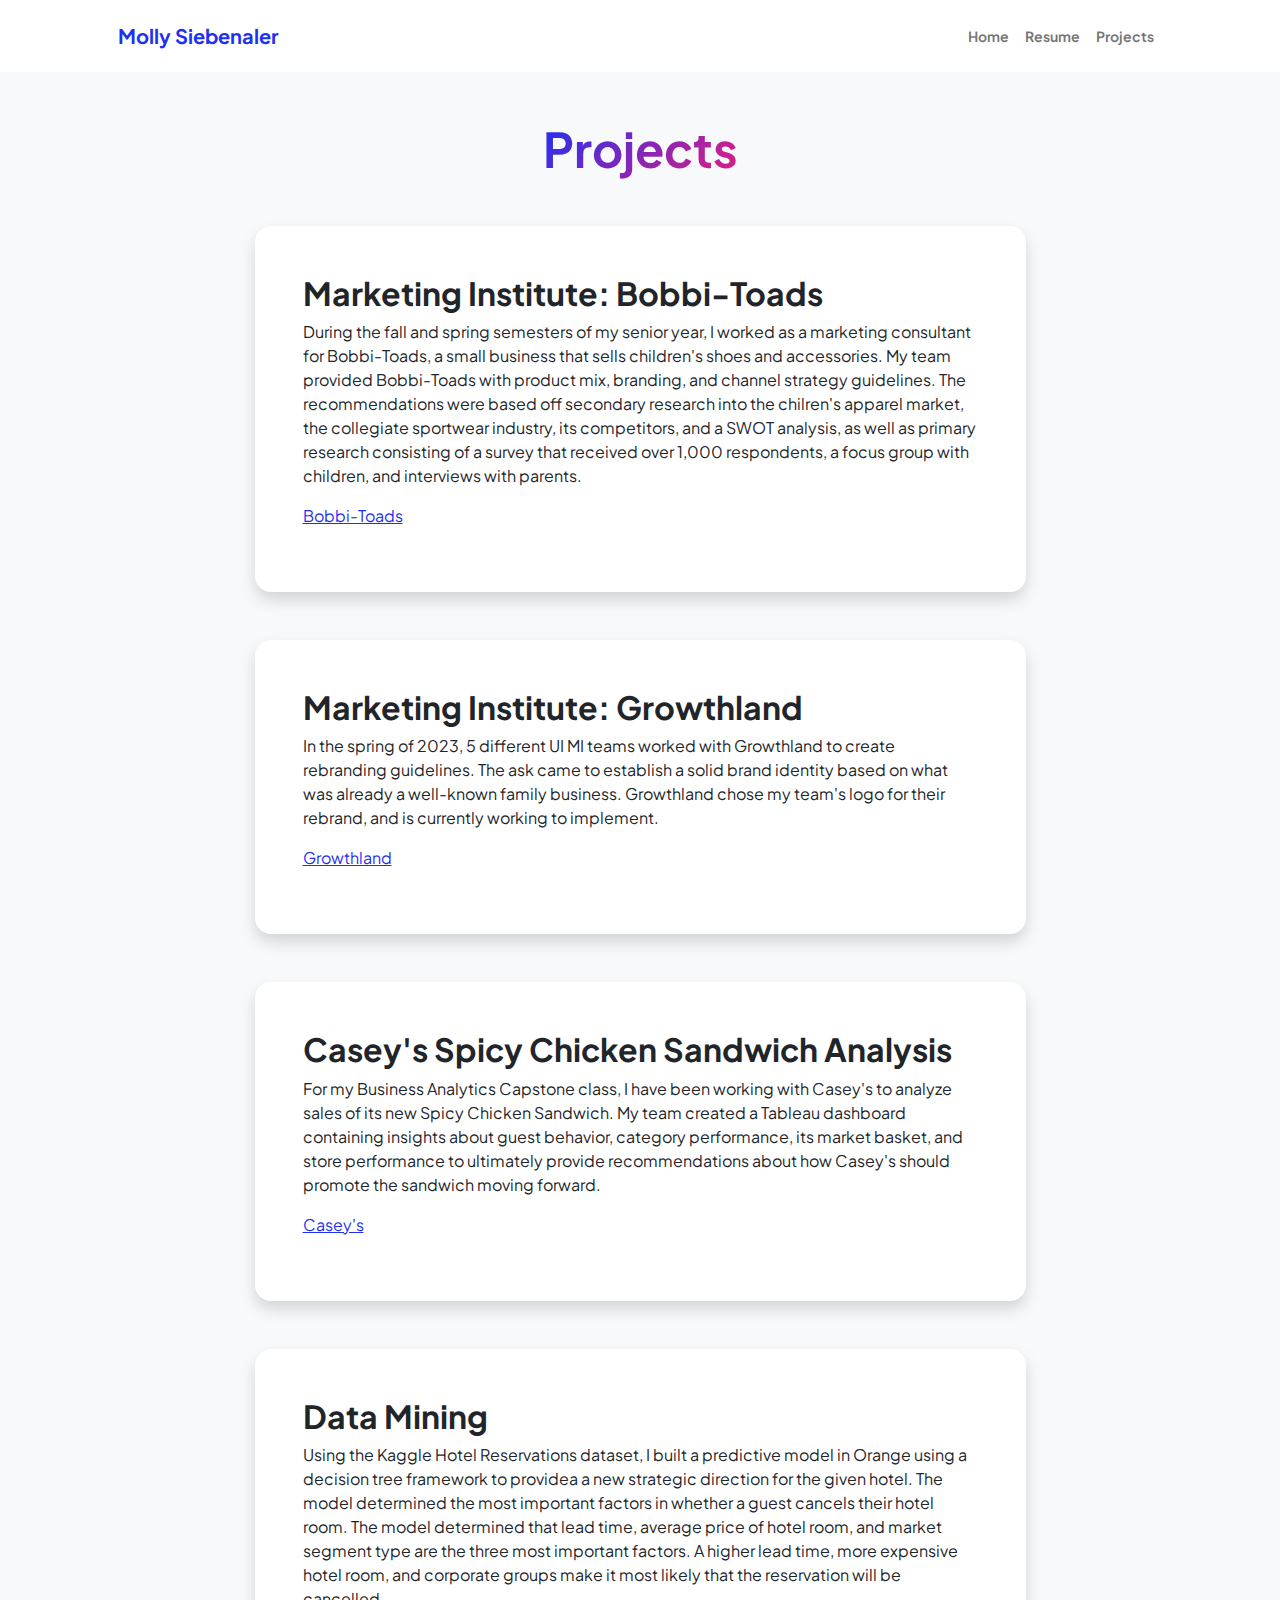
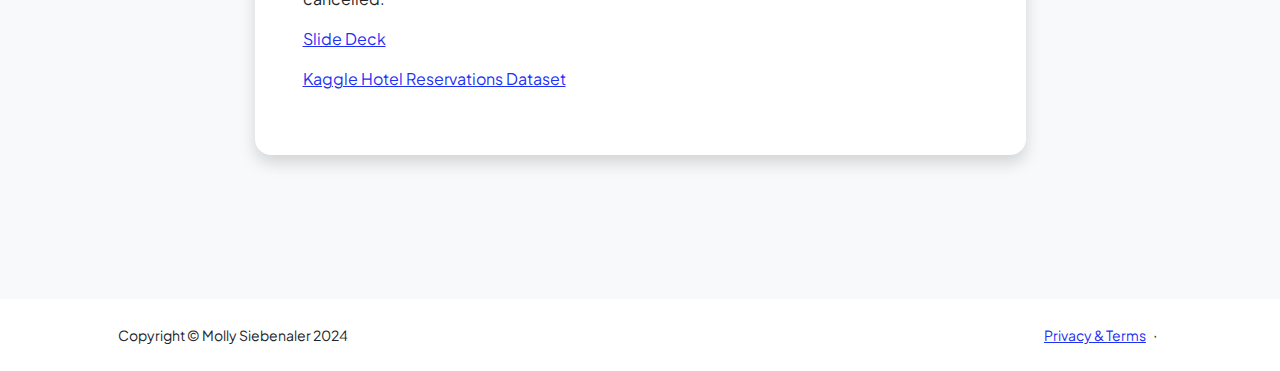
<file: projects.html>
<!DOCTYPE html>
<html lang="en">
<head>
    <meta charset="utf-8" />
    <meta name="viewport" content="width=device-width, initial-scale=1, shrink-to-fit=no" />
    <meta name="description" content="Molly Siebenaler's personal portfolio" />
    <meta name="author" content="Moly Siebenaler"/>
    <meta property="og:image" content="images/pinned.jpeg">
    <meta property="og:url" content="https://mollysiebenaler.me">
    <title>Projects</title>
    <!-- Favicon-->
    <link rel="apple-touch-icon" sizes="180x180" href="assets/apple-touch-icon.png">
    <link rel="icon" type="image/png" sizes="32x32" href="assets/favicon-32x32.png">
    <link rel="icon" type="image/png" sizes="16x16" href="assets/favicon-16x16.png">
    <link rel="manifest" href="assets/site.webmanifest">
    <!-- Custom Google font-->
    <link rel="preconnect" href="https://fonts.googleapis.com" />
    <link rel="preconnect" href="https://fonts.gstatic.com" crossorigin />
    <link href="https://fonts.googleapis.com/css2?family=Plus+Jakarta+Sans:wght@100;200;300;400;500;600;700;800;900&amp;display=swap" rel="stylesheet" />
    <!-- Bootstrap icons-->
    <link href="https://cdn.jsdelivr.net/npm/bootstrap-icons@1.8.1/font/bootstrap-icons.css" rel="stylesheet" />
    <!-- Core theme CSS (includes Bootstrap)-->
    <link href="css/styles.css" rel="stylesheet" />
    <link href="css/cookie-popup.css" rel="stylesheet" />


    <meta name="viewport" content="width=device-width, initial-scale=1.0">


    <!-- Google tag (gtag.js) -->
    <script async src="https://www.googletagmanager.com/gtag/js?id=G-D2QFM6MLJE"></script>
    <script>
    window.dataLayer = window.dataLayer || [];
    function gtag(){dataLayer.push(arguments);}
    gtag('js', new Date());

    gtag('config', 'G-D2QFM6MLJE');
  
</script>

</head>
<body class="d-flex flex-column h-100 bg-light">
    <main class="flex-shrink-0">
        <!-- Navigation-->
        <nav class="navbar navbar-expand-lg navbar-light bg-white py-3">
            <div class="container px-5">
                <a class="navbar-brand" href="index.html"><span class="fw-bolder text-primary">Molly Siebenaler</span></a>
                <button class="navbar-toggler" type="button" data-bs-toggle="collapse" data-bs-target="#navbarSupportedContent" aria-controls="navbarSupportedContent" aria-expanded="false" aria-label="Toggle navigation"><span class="navbar-toggler-icon"></span></button>
                <div class="collapse navbar-collapse" id="navbarSupportedContent">
                    <ul class="navbar-nav ms-auto mb-2 mb-lg-0 small fw-bolder">
                        <li class="nav-item"><a class="nav-link" href="index.html">Home</a></li>
                        <li class="nav-item"><a class="nav-link" href="resume.html">Resume</a></li>
                        <li class="nav-item"><a class="nav-link" href="projects.html">Projects</a></li>
                    </ul>
                </div>
            </div>
        </nav>
        <!-- Projects Section-->
        <section class="py-5">
            <div class="container px-5 mb-5">
                <div class="text-center mb-5">
                    <h1 class="display-5 fw-bolder mb-0"><span class="text-gradient d-inline">Projects</span></h1>
                </div>
                <div class="row gx-5 justify-content-center">
                    <div class="col-lg-11 col-xl-9 col-xxl-8">
                        <!-- Project Card 1-->
                        <div class="card overflow-hidden shadow rounded-4 border-0 mb-5">
                            <div class="card-body p-0">
                                <div class="d-flex align-items-center">
                                    <div class="p-5">
                                        <h2 class="fw-bolder">Marketing Institute: Bobbi-Toads</h2>
                                        <p>During the fall and spring semesters of my senior year, I worked as a marketing consultant for Bobbi-Toads, a small business that sells children's shoes and accessories.  My team provided Bobbi-Toads with product mix, branding, and channel strategy guidelines.  The recommendations were based off secondary research into the chilren's apparel market, the collegiate sportwear industry, its competitors, and a SWOT analysis, as well as primary research consisting of a survey that received over 1,000 respondents, a focus group with children, and interviews with parents.</p>
                                        <p><a href="https://www.bobbitoads.com/">Bobbi-Toads</a></p>
                                    </div>
                                </div>
                            </div>
                        </div>
                        <!-- Project Card 2-->
                        <div class="card overflow-hidden shadow rounded-4 border-0 mb-5">
                            <div class="card-body p-0">
                                <div class="d-flex align-items-center">
                                    <div class="p-5">
                                        <h2 class="fw-bolder">Marketing Institute: Growthland</h2>
                                        <p>In the spring of 2023, 5 different UI MI teams worked with Growthland to create rebranding guidelines.  The ask came to establish a solid brand identity based on what was already a well-known family business.  Growthland chose my team's logo for their rebrand, and is currently working to implement.  </p>
                                        <p><a href="https://www.growthland.com/">Growthland</a></p>
                                    </div>
                                </div>
                            </div>
                        </div>
                        <!-- Project Card 3-->
                        <div class="card overflow-hidden shadow rounded-4 border-0 mb-5">
                            <div class="card-body p-0">
                                <div class="d-flex align-items-center">
                                    <div class="p-5">
                                        <h2 class="fw-bolder">Casey's Spicy Chicken Sandwich Analysis</h2>
                                        <p>For my Business Analytics Capstone class, I have been working with Casey's to analyze sales of its new Spicy Chicken Sandwich.  My team created a Tableau dashboard containing insights about guest behavior, category performance, its market basket, and store performance to ultimately provide recommendations about how Casey's should promote the sandwich moving forward.</p>
                                        <p><a href="https://www.caseys.com/">Casey's</a></p>
                                    </div>
                                </div>
                            </div>
                        </div>
                        <!-- Project Card 4-->
                        <div class="card overflow-hidden shadow rounded-4 border-0 mb-5">
                            <div class="card-body p-0">
                                <div class="d-flex align-items-center">
                                    <div class="p-5">
                                        <h2 class="fw-bolder">Data Mining</h2>
                                        <p>Using the Kaggle Hotel Reservations dataset, I built a predictive model in Orange using a decision tree framework to providea a new strategic direction for the given hotel. The model determined the most important factors in whether a guest cancels their hotel room. The model determined that lead time, average price of hotel room, and market segment type are the three most important factors. A higher lead time, more expensive hotel room, and corporate groups make it most likely that the reservation will be cancelled.</p>
                                        <p><a href="images/Hotel_Reservations_Data_Mining.pdf">Slide Deck</a></p>
                                        <p><a href="https://www.kaggle.com/datasets/ahsan81/hotel-reservations-classification-dataset">Kaggle Hotel Reservations Dataset</a></p>
                                    </div>
                                </div>
                            </div>
                        </div>
                    </div>
                </div>
            </div>
        </section>
        <!-- Footer-->
        <footer class="bg-white py-4 mt-auto">
            <div class="container px-5">
                <div class="row align-items-center justify-content-between flex-column flex-sm-row">
                    <div class="col-auto"><div class="small m-0">Copyright &copy; Molly Siebenaler 2024</div></div>
                    <div class="col-auto">
                        <a class="small" href="privacyandterms.html">Privacy & Terms</a>
                        <span class="mx-1">&middot;</span>
                        <!-- Add more links if needed -->
                    </div>
                </div>
            </div>
        </footer>
        <!-- Bootstrap core JS-->
        <script src="https://cdn.jsdelivr.net/npm/bootstrap@5.2.3/dist/js/bootstrap.bundle.min.js"></script>
        <!-- Core theme JS-->
        <script src="js/scripts.js"></script>
        <!--Cookie JS-->
    </main>

</body>
</html>
</file>
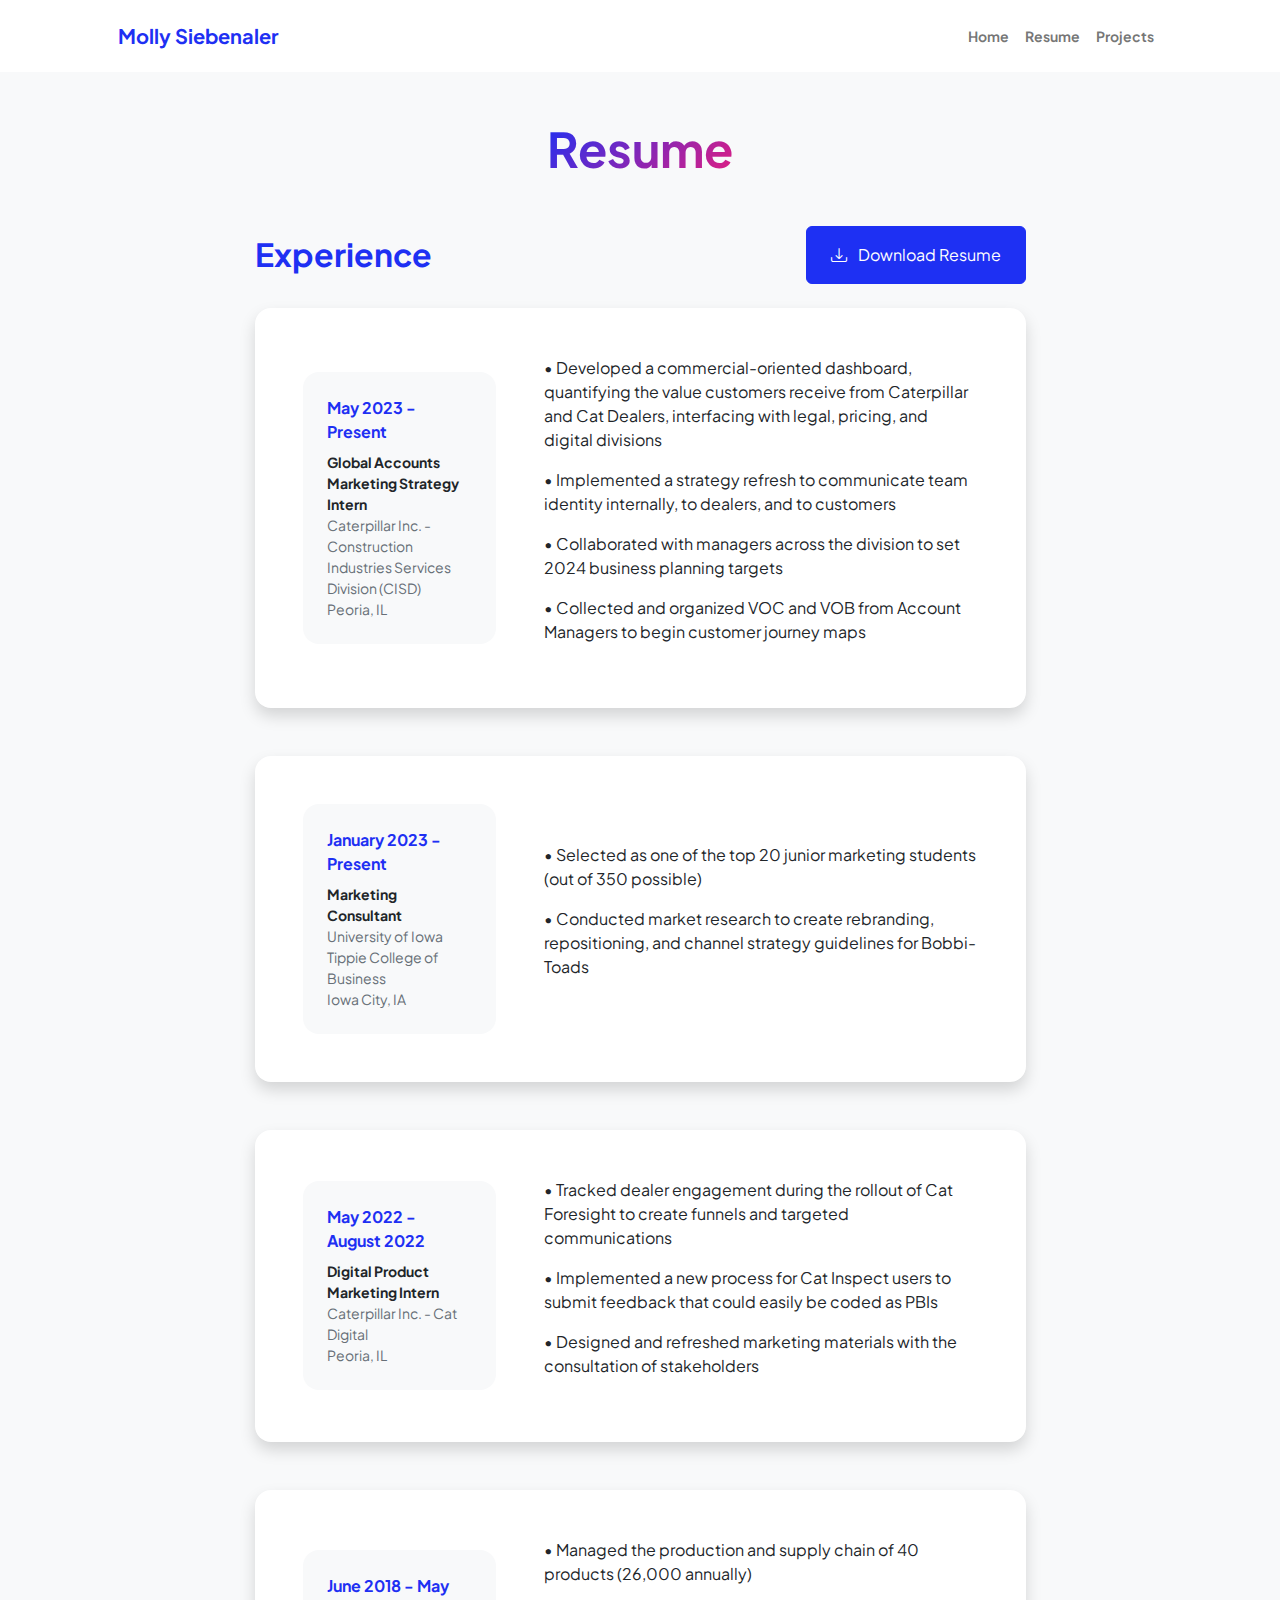
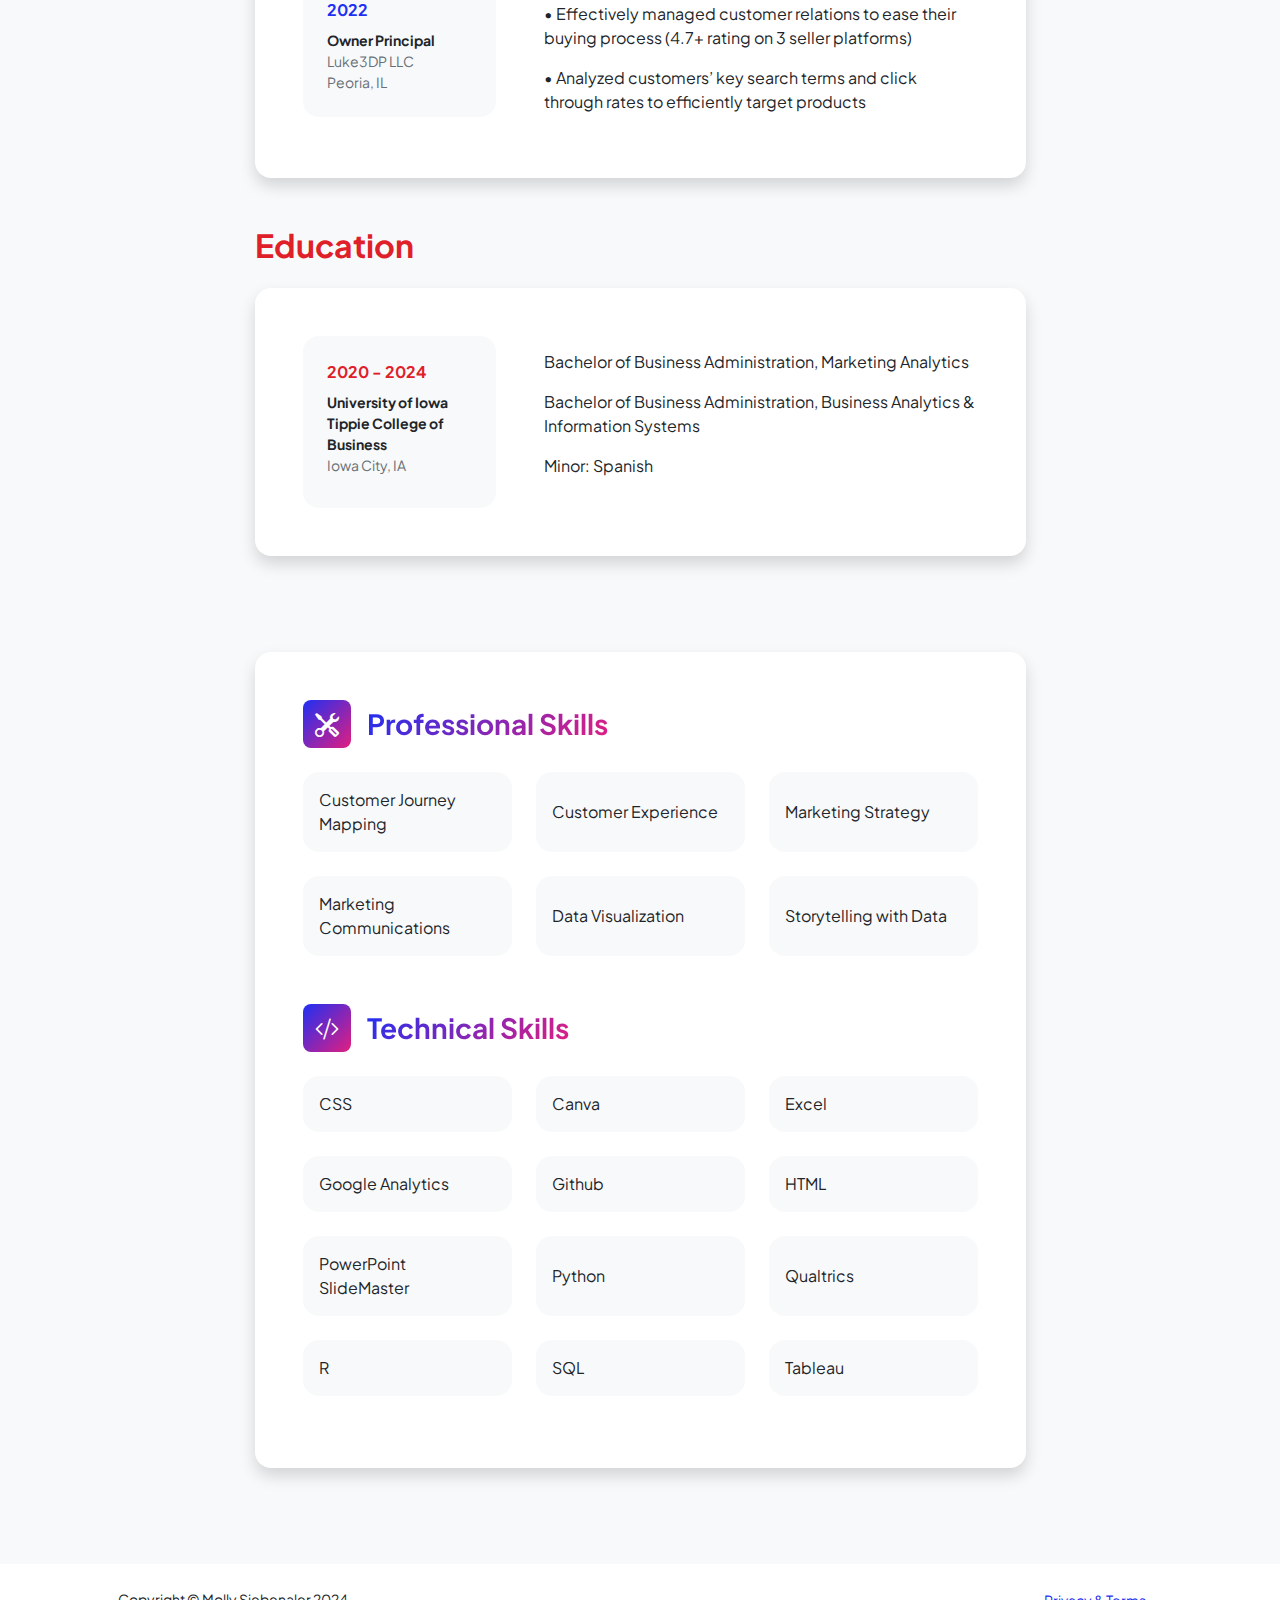
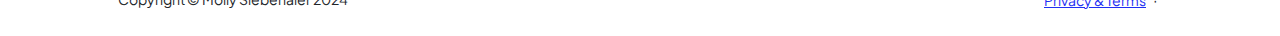
<file: resume.html>
<!DOCTYPE html>
<html lang="en">
    <head>
        <meta charset="utf-8" />
        <meta name="viewport" content="width=device-width, initial-scale=1, shrink-to-fit=no" />
        <meta name="description" content="Molly Siebenaler's personal portfolio" />
        <meta name="author" content="Molly Siebenaler" />
        <meta property="og:image" content="images/pinned.jpeg">
        <meta property="og:url" content="https://mollysiebenaler.me">
        <title>Resume</title>
        <!-- Favicon-->
        <link rel="apple-touch-icon" sizes="180x180" href="assets/apple-touch-icon.png">
        <link rel="icon" type="image/png" sizes="32x32" href="assets/favicon-32x32.png">
        <link rel="icon" type="image/png" sizes="16x16" href="assets/favicon-16x16.png">
        <link rel="manifest" href="assets/site.webmanifest">
        <!-- Custom Google font-->
        <link rel="preconnect" href="https://fonts.googleapis.com" />
        <link rel="preconnect" href="https://fonts.gstatic.com" crossorigin />
        <link href="https://fonts.googleapis.com/css2?family=Plus+Jakarta+Sans:wght@100;200;300;400;500;600;700;800;900&amp;display=swap" rel="stylesheet" />
        <!-- Bootstrap icons-->
        <link href="https://cdn.jsdelivr.net/npm/bootstrap-icons@1.8.1/font/bootstrap-icons.css" rel="stylesheet" />
        <!-- Core theme CSS (includes Bootstrap)-->
        <link href="css/styles.css" rel="stylesheet" />
        <link href="css/cookie-popup.css" rel="stylesheet" />



    </head>

    <body class="d-flex flex-column h-100 bg-light">
        <main class="flex-shrink-0">
            <!-- Navigation-->
            <nav class="navbar navbar-expand-lg navbar-light bg-white py-3">
                <div class="container px-5">
                    <a class="navbar-brand" href="index.html"><span class="fw-bolder text-primary">Molly Siebenaler</span></a>
                    <button class="navbar-toggler" type="button" data-bs-toggle="collapse" data-bs-target="#navbarSupportedContent" aria-controls="navbarSupportedContent" aria-expanded="false" aria-label="Toggle navigation"><span class="navbar-toggler-icon"></span></button>
                    <div class="collapse navbar-collapse" id="navbarSupportedContent">
                        <ul class="navbar-nav ms-auto mb-2 mb-lg-0 small fw-bolder">
                            <li class="nav-item"><a class="nav-link" href="index.html">Home</a></li>
                            <li class="nav-item"><a class="nav-link" href="resume.html">Resume</a></li>
                            <li class="nav-item"><a class="nav-link" href="projects.html">Projects</a></li>
                        </ul>
                    </div>
                </div>
            </nav>
            <!-- Page Content-->
            <div class="container px-5 my-5">
                <div class="text-center mb-5">
                    <h1 class="display-5 fw-bolder mb-0"><span class="text-gradient d-inline">Resume</span></h1>
                </div>
                <div class="row gx-5 justify-content-center">
                    <div class="col-lg-11 col-xl-9 col-xxl-8">
                        <!-- Experience Section-->
                        <section>
                            <div class="d-flex align-items-center justify-content-between mb-4">
                                <h2 class="text-primary fw-bolder mb-0">Experience</h2>
                                <!-- Download resume button-->
                                <!-- Note: Set the link href target to a PDF file within your project-->
                                <a class="btn btn-primary px-4 py-3" href="images/Resume.pdf">
                                    <div class="d-inline-block bi bi-download me-2"></div>
                                    Download Resume
                                </a>
                            </div>
                            <!-- Experience Card 1-->
                            <div class="card shadow border-0 rounded-4 mb-5">
                                <div class="card-body p-5">
                                    <div class="row align-items-center gx-5">
                                        <div class="col text-center text-lg-start mb-4 mb-lg-0">
                                            <div class="bg-light p-4 rounded-4">
                                                <div class="text-primary fw-bolder mb-2">May 2023 - Present</div>
                                                <div class="small fw-bolder">Global Accounts Marketing Strategy Intern</div>
                                                <div class="small text-muted">Caterpillar Inc. - Construction Industries Services Division (CISD)</div>
                                                <div class="small text-muted">Peoria, IL</div>
                                            </div>
                                        </div>
                                        <div class="col-lg-8"><div>
                                            <p>• Developed a commercial-oriented dashboard, quantifying the value customers receive from Caterpillar and Cat
                                                Dealers, interfacing with legal, pricing, and digital divisions</p>
                                            <p>• Implemented a strategy refresh to communicate team identity internally, to dealers, and to customers</p>
                                            <p>• Collaborated with managers across the division to set 2024 business planning targets</p>
                                            <p>• Collected and organized VOC and VOB from Account Managers to begin customer journey maps</p>
                                        </div></div>
                                    </div>
                                </div>
                            </div>
                            <!-- Experience Card 2-->
                            <div class="card shadow border-0 rounded-4 mb-5">
                                <div class="card-body p-5">
                                    <div class="row align-items-center gx-5">
                                        <div class="col text-center text-lg-start mb-4 mb-lg-0">
                                            <div class="bg-light p-4 rounded-4">
                                                <div class="text-primary fw-bolder mb-2">January 2023 - Present</div>
                                                <div class="small fw-bolder">Marketing Consultant</div>
                                                <div class="small text-muted">University of Iowa Tippie College of Business</div>
                                                <div class="small text-muted">Iowa City, IA</div>
                                            </div>
                                        </div>
                                        <div class="col-lg-8"><div>
                                            <p>• Selected as one of the top 20 junior marketing students (out of 350 possible)</p>
                                            <p>• Conducted market research to create rebranding, repositioning, and channel strategy guidelines for Bobbi-
                                                Toads</p>
                                        </div></div>
                                    </div>
                                </div>
                            </div>
                        <!-- Experience Card 3-->
                        <div class="card shadow border-0 rounded-4 mb-5">
                            <div class="card-body p-5">
                                <div class="row align-items-center gx-5">
                                    <div class="col text-center text-lg-start mb-4 mb-lg-0">
                                        <div class="bg-light p-4 rounded-4">
                                            <div class="text-primary fw-bolder mb-2">May 2022 - August 2022</div>
                                            <div class="small fw-bolder">Digital Product Marketing Intern</div>
                                            <div class="small text-muted">Caterpillar Inc. - Cat Digital</div>
                                            <div class="small text-muted">Peoria, IL</div>
                                        </div>
                                    </div>
                                    <div class="col-lg-8"><div>
                                        <p>• Tracked dealer engagement during the rollout of Cat Foresight to create funnels and targeted communications</p>
                                        <p>• Implemented a new process for Cat Inspect users to submit feedback that could easily be coded as PBIs</p>
                                        <p>• Designed and refreshed marketing materials with the consultation of stakeholders</p>
                                    </div></div>
                                </div>
                            </div>
                        </div>
                        <!-- Experience Card 4-->
                        <div class="card shadow border-0 rounded-4 mb-5">
                            <div class="card-body p-5">
                                <div class="row align-items-center gx-5">
                                    <div class="col text-center text-lg-start mb-4 mb-lg-0">
                                        <div class="bg-light p-4 rounded-4">
                                            <div class="text-primary fw-bolder mb-2">June 2018 - May 2022</div>
                                            <div class="small fw-bolder">Owner Principal</div>
                                            <div class="small text-muted">Luke3DP LLC</div>
                                            <div class="small text-muted">Peoria, IL</div>
                                        </div>
                                    </div>
                                    <div class="col-lg-8"><div>
                                        <p>• Managed the production and supply chain of 40 products (26,000 annually)</p>
                                        <p>• Effectively managed customer relations to ease their buying process (4.7+ rating on 3 seller platforms)</p>
                                        <p>• Analyzed customers’ key search terms and click through rates to efficiently target products</p>
                                    </div></div>
                                </div>
                            </div>
                        </div>
                        </section>
                        <!-- Education Section-->
                        <section>
                            <h2 class="text-secondary fw-bolder mb-4">Education</h2>
                            <!-- Education Card 1-->
                            <div class="card shadow border-0 rounded-4 mb-5">
                                <div class="card-body p-5">
                                    <div class="row align-items-center gx-5">
                                        <div class="col text-center text-lg-start mb-4 mb-lg-0">
                                            <div class="bg-light p-4 rounded-4">
                                                <div class="text-secondary fw-bolder mb-2">2020 - 2024</div>
                                                <div class="mb-2">
                                                    <div class="small fw-bolder">University of Iowa Tippie College of Business</div>
                                                    <div class="small text-muted">Iowa City, IA</div>
                                                </div>
                                            </div>
                                        </div>
                                        <div class="col-lg-8"><div> <p>Bachelor of Business Administration, Marketing Analytics</p><p>Bachelor of Business Administration, Business Analytics & Information Systems</p><p>Minor: Spanish</p></div></div>
                                    </div>
                                </div>
                            </div>
                        </section>
                        <!-- Divider-->
                        <div class="pb-5"></div>
                        <!-- Skills Section-->
                        <section>
                            <!-- Skillset Card-->
                            <div class="card shadow border-0 rounded-4 mb-5">
                                <div class="card-body p-5">
                                    <!-- Professional skills list-->
                                    <div class="mb-5">
                                        <div class="d-flex align-items-center mb-4">
                                            <div class="feature bg-primary bg-gradient-primary-to-secondary text-white rounded-3 me-3"><i class="bi bi-tools"></i></div>
                                            <h3 class="fw-bolder mb-0"><span class="text-gradient d-inline">Professional Skills</span></h3>
                                        </div>
                                        <div class="row row-cols-1 row-cols-md-3 mb-4">
                                            <div class="col mb-4 mb-md-0"><div class="d-flex align-items-center bg-light rounded-4 p-3 h-100">Customer Journey Mapping</div></div>
                                            <div class="col mb-4 mb-md-0"><div class="d-flex align-items-center bg-light rounded-4 p-3 h-100">Customer Experience</div></div>
                                            <div class="col"><div class="d-flex align-items-center bg-light rounded-4 p-3 h-100">Marketing Strategy</div></div>
                                        </div>
                                        <div class="row row-cols-1 row-cols-md-3">
                                            <div class="col mb-4 mb-md-0"><div class="d-flex align-items-center bg-light rounded-4 p-3 h-100">Marketing Communications</div></div>
                                            <div class="col mb-4 mb-md-0"><div class="d-flex align-items-center bg-light rounded-4 p-3 h-100">Data Visualization</div></div>
                                            <div class="col"><div class="d-flex align-items-center bg-light rounded-4 p-3 h-100">Storytelling with Data</div></div>
                                        </div>
                                    </div>
                                    <!-- Languages & Softwares list-->
                                    <div class="mb-0">
                                        <div class="d-flex align-items-center mb-4">
                                            <div class="feature bg-primary bg-gradient-primary-to-secondary text-white rounded-3 me-3"><i class="bi bi-code-slash"></i></div>
                                            <h3 class="fw-bolder mb-0"><span class="text-gradient d-inline">Technical Skills</span></h3>
                                        </div>
                                        <div class="row row-cols-1 row-cols-md-3 mb-4">
                                            <div class="col mb-4 mb-md-0"><div class="d-flex align-items-center bg-light rounded-4 p-3 h-100">CSS</div></div>
                                            <div class="col mb-4 mb-md-0"><div class="d-flex align-items-center bg-light rounded-4 p-3 h-100">Canva</div></div>
                                            <div class="col"><div class="d-flex align-items-center bg-light rounded-4 p-3 h-100">Excel</div></div>
                                        </div>
                                        <div class="row row-cols-1 row-cols-md-3 mb-4">
                                            <div class="col mb-4 mb-md-0"><div class="d-flex align-items-center bg-light rounded-4 p-3 h-100">Google Analytics</div></div>
                                            <div class="col mb-4 mb-md-0"><div class="d-flex align-items-center bg-light rounded-4 p-3 h-100">Github</div></div>
                                            <div class="col"><div class="d-flex align-items-center bg-light rounded-4 p-3 h-100">HTML</div></div>
                                        </div>
                                        <div class="row row-cols-1 row-cols-md-3 mb-4">
                                            <div class="col mb-4 mb-md-0"><div class="d-flex align-items-center bg-light rounded-4 p-3 h-100">PowerPoint SlideMaster</div></div>
                                            <div class="col mb-4 mb-md-0"><div class="d-flex align-items-center bg-light rounded-4 p-3 h-100">Python</div></div>
                                            <div class="col"><div class="d-flex align-items-center bg-light rounded-4 p-3 h-100">Qualtrics</div></div>
                                        </div>
                                        <div class="row row-cols-1 row-cols-md-3 mb-4">
                                            <div class="col mb-4 mb-md-0"><div class="d-flex align-items-center bg-light rounded-4 p-3 h-100">R</div></div>
                                            <div class="col mb-4 mb-md-0"><div class="d-flex align-items-center bg-light rounded-4 p-3 h-100">SQL</div></div>
                                            <div class="col"><div class="d-flex align-items-center bg-light rounded-4 p-3 h-100">Tableau</div></div>
                                        </div>
                                    </div>
                                </div>
                            </div>
                        </section>
                    </div>
                </div>
            </div>
        </main>
        <!-- Footer-->
    <footer class="bg-white py-4 mt-auto">
        <div class="container px-5">
            <div class="row align-items-center justify-content-between flex-column flex-sm-row">
                <div class="col-auto"><div class="small m-0">Copyright &copy; Molly Siebenaler 2024</div></div>
                <div class="col-auto">
                    <a class="small" href="privacyandterms.html">Privacy & Terms</a>
                    <span class="mx-1">&middot;</span>
                    <!-- Add more links if needed -->
                </div>
            </div>
        </div>
    </footer>
    <!-- Bootstrap core JS-->
    <script src="https://cdn.jsdelivr.net/npm/bootstrap@5.2.3/dist/js/bootstrap.bundle.min.js"></script>
    <!-- Core theme JS-->
    <script src="js/scripts.js"></script>
    <!--Cookie JS-->
    <script src="js/cookie-popup.js"></script>

</body>
</html>
</file>
<file: css/cookie-popup.css>
/* Cookie popup styles */

@import url("https://fonts.googleapis.com/css2?family=Source+Code+Pro&display=swap");

#cookie-popup {
  font-family: "Source Code Pro", monospace;
  position: fixed;
  bottom: 0;
  left: 0;
  background-color: #333;
  color: #fff;
  padding: 2rem;
  text-align: center;
  font-size: 1.25rem;
  max-width: 100%;
  height: auto;
  z-index: 9999;
}

#cookie-popup a {
  color: #fff;
}

#cookie-popup a:hover {
  color: lightpink;
  text-decoration: underline;
}

#accept-cookies {
  font-family: "Source Code Pro", monospace;
  background-color: #fff;
  color: #333;
  border: none;
  padding: 5px 10px;
  font-size: 1.25rem;
  cursor: pointer;
}

#accept-cookies:hover {
  background-color: lightpink;
  transition: 0.4s;
}
</file>
